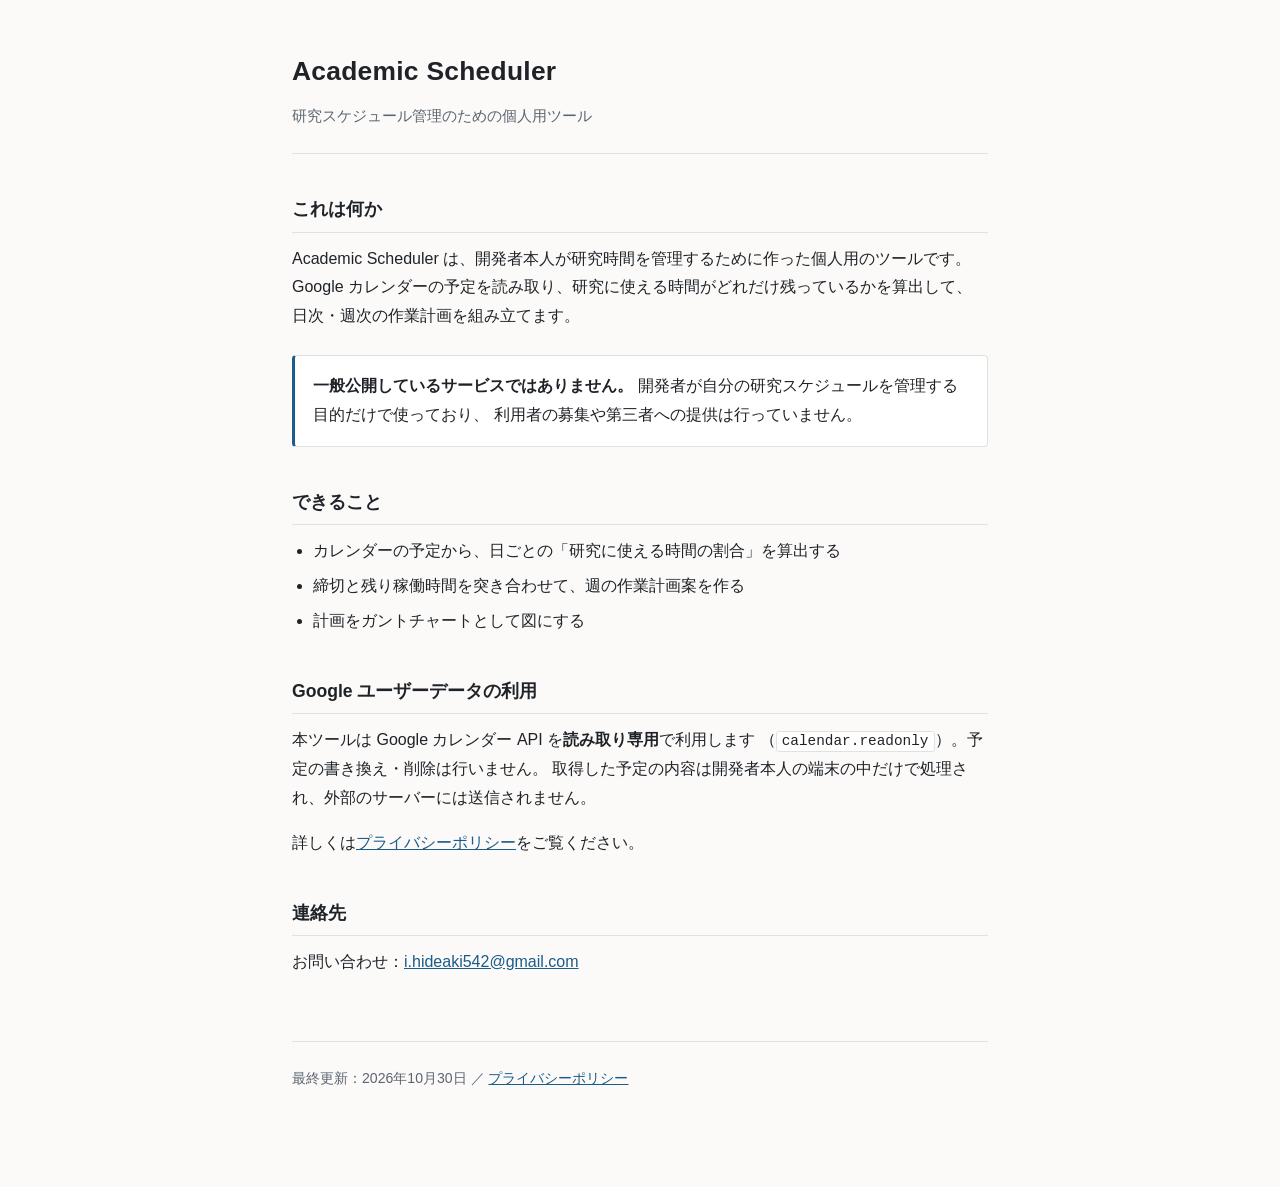
<file: index.html>
<!doctype html>
<html lang="ja">
<head>
<meta charset="utf-8">
<meta name="viewport" content="width=device-width,initial-scale=1">
<title>Academic Scheduler</title>
<link rel="stylesheet" href="style.css">
</head>
<body>
<div class="wrap">
<header>
  <h1>Academic Scheduler</h1>
  <p class="sub">研究スケジュール管理のための個人用ツール</p>
</header>

<h2>これは何か</h2>
<p>
Academic Scheduler は、開発者本人が研究時間を管理するために作った個人用のツールです。
Google カレンダーの予定を読み取り、研究に使える時間がどれだけ残っているかを算出して、
日次・週次の作業計画を組み立てます。
</p>

<div class="note">
  <p>
    <strong>一般公開しているサービスではありません。</strong>
    開発者が自分の研究スケジュールを管理する目的だけで使っており、
    利用者の募集や第三者への提供は行っていません。
  </p>
</div>

<h2>できること</h2>
<ul>
  <li>カレンダーの予定から、日ごとの「研究に使える時間の割合」を算出する</li>
  <li>締切と残り稼働時間を突き合わせて、週の作業計画案を作る</li>
  <li>計画をガントチャートとして図にする</li>
</ul>

<h2>Google ユーザーデータの利用</h2>
<p>
本ツールは Google カレンダー API を<strong>読み取り専用</strong>で利用します
（<code>calendar.readonly</code>）。予定の書き換え・削除は行いません。
取得した予定の内容は開発者本人の端末の中だけで処理され、外部のサーバーには送信されません。
</p>
<p>
詳しくは<a href="privacy.html">プライバシーポリシー</a>をご覧ください。
</p>

<h2>連絡先</h2>
<p>
お問い合わせ：<a href="mailto:i.hideaki542@gmail.com">i.hideaki542@gmail.com</a>
</p>

<footer>
  <p>最終更新：2026年10月30日 ／ <a href="privacy.html">プライバシーポリシー</a></p>
</footer>
</div>
</body>
</html>
</file>
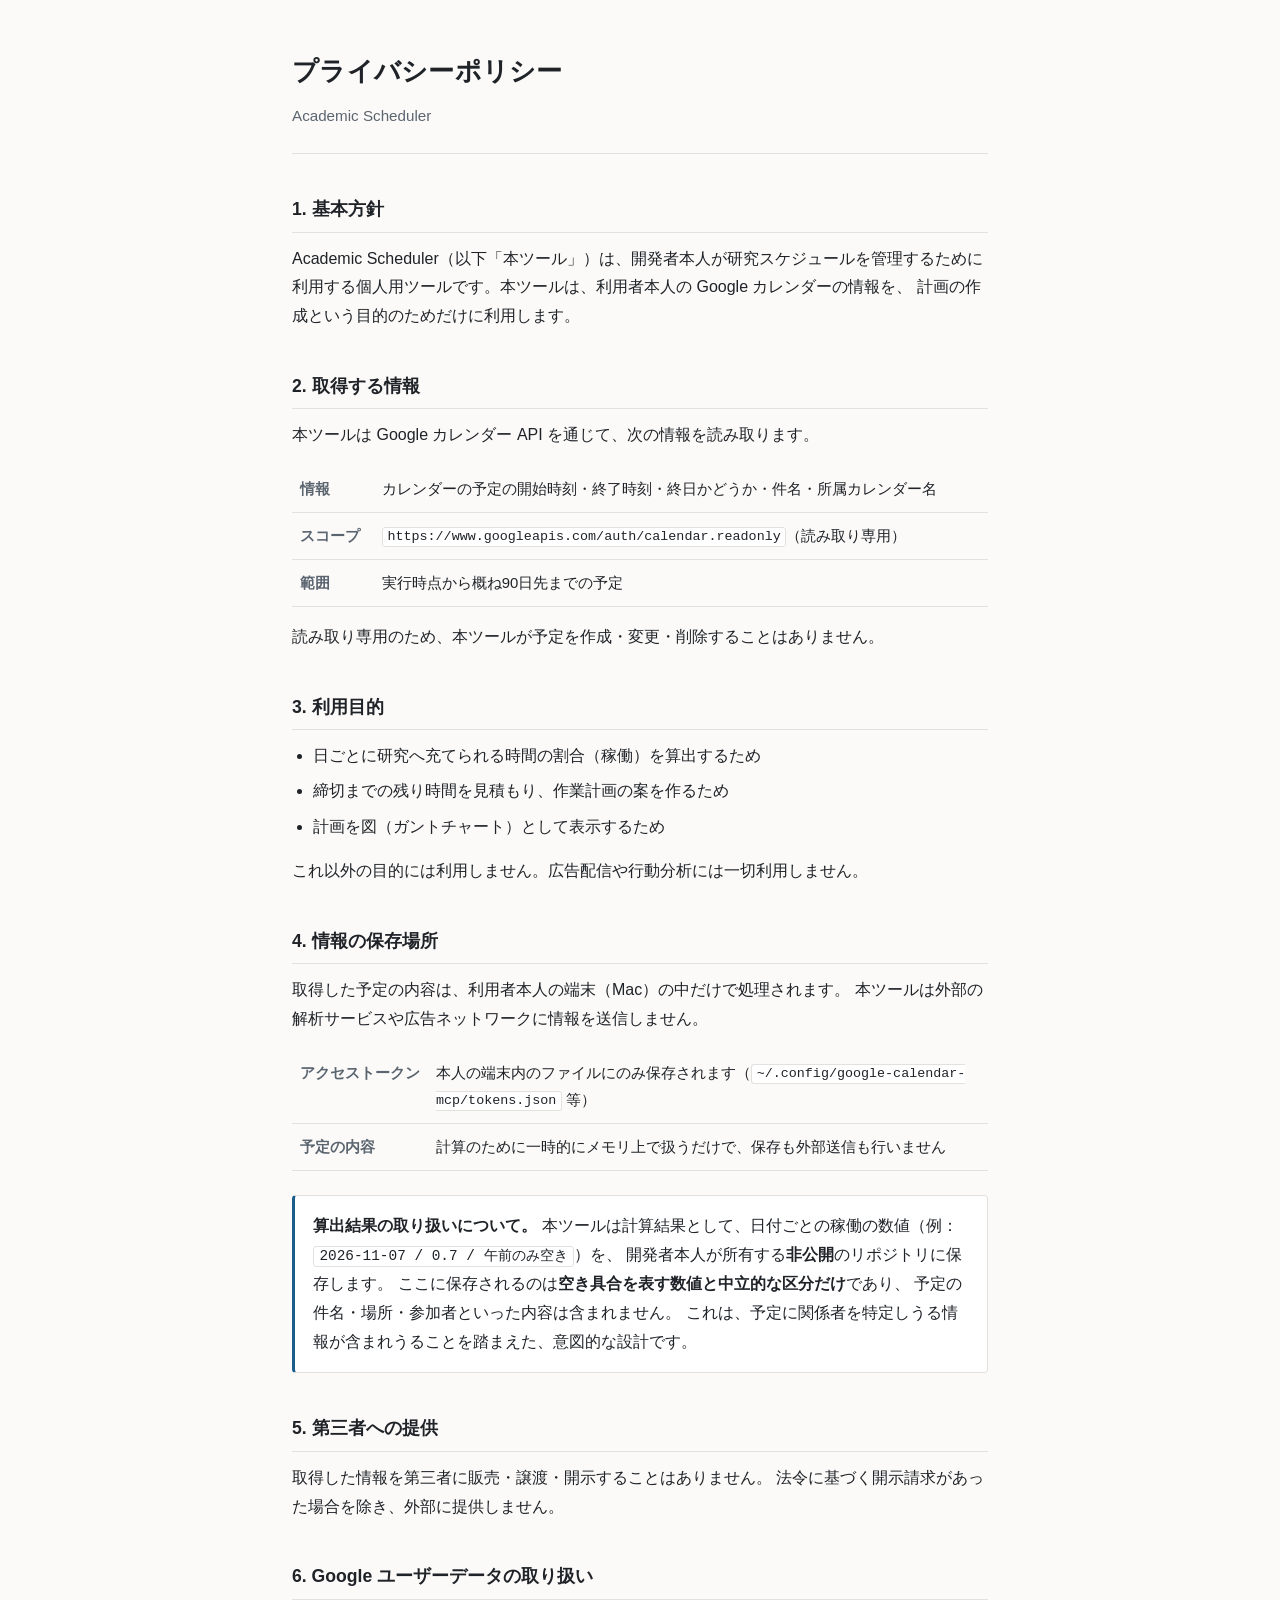
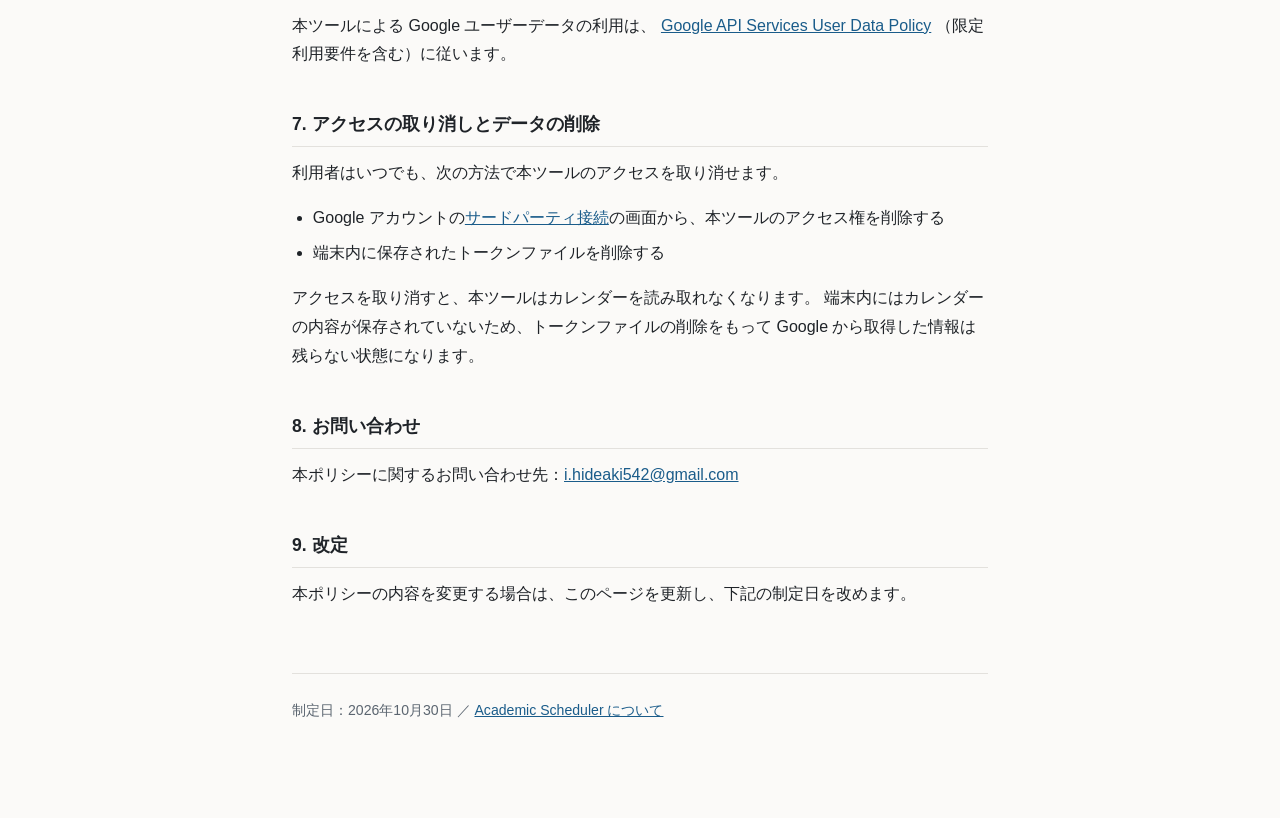
<file: privacy.html>
<!doctype html>
<html lang="ja">
<head>
<meta charset="utf-8">
<meta name="viewport" content="width=device-width,initial-scale=1">
<title>プライバシーポリシー — Academic Scheduler</title>
<link rel="stylesheet" href="style.css">
</head>
<body>
<div class="wrap">
<header>
  <h1>プライバシーポリシー</h1>
  <p class="sub">Academic Scheduler</p>
</header>

<h2>1. 基本方針</h2>
<p>
Academic Scheduler（以下「本ツール」）は、開発者本人が研究スケジュールを管理するために
利用する個人用ツールです。本ツールは、利用者本人の Google カレンダーの情報を、
計画の作成という目的のためだけに利用します。
</p>

<h2>2. 取得する情報</h2>
<p>本ツールは Google カレンダー API を通じて、次の情報を読み取ります。</p>
<table>
  <tr><th>情報</th><td>カレンダーの予定の開始時刻・終了時刻・終日かどうか・件名・所属カレンダー名</td></tr>
  <tr><th>スコープ</th><td><code>https://www.googleapis.com/auth/calendar.readonly</code>（読み取り専用）</td></tr>
  <tr><th>範囲</th><td>実行時点から概ね90日先までの予定</td></tr>
</table>
<p>
読み取り専用のため、本ツールが予定を作成・変更・削除することはありません。
</p>

<h2>3. 利用目的</h2>
<ul>
  <li>日ごとに研究へ充てられる時間の割合（稼働）を算出するため</li>
  <li>締切までの残り時間を見積もり、作業計画の案を作るため</li>
  <li>計画を図（ガントチャート）として表示するため</li>
</ul>
<p>これ以外の目的には利用しません。広告配信や行動分析には一切利用しません。</p>

<h2>4. 情報の保存場所</h2>
<p>
取得した予定の内容は、利用者本人の端末（Mac）の中だけで処理されます。
本ツールは外部の解析サービスや広告ネットワークに情報を送信しません。
</p>
<table>
  <tr><th>アクセストークン</th><td>本人の端末内のファイルにのみ保存されます（<code>~/.config/google-calendar-mcp/tokens.json</code> 等）</td></tr>
  <tr><th>予定の内容</th><td>計算のために一時的にメモリ上で扱うだけで、保存も外部送信も行いません</td></tr>
</table>

<div class="note">
  <p>
    <strong>算出結果の取り扱いについて。</strong>
    本ツールは計算結果として、日付ごとの稼働の数値（例：<code>2026-11-07 / 0.7 / 午前のみ空き</code>）を、
    開発者本人が所有する<strong>非公開</strong>のリポジトリに保存します。
    ここに保存されるのは<strong>空き具合を表す数値と中立的な区分だけ</strong>であり、
    予定の件名・場所・参加者といった内容は含まれません。
    これは、予定に関係者を特定しうる情報が含まれうることを踏まえた、意図的な設計です。
  </p>
</div>

<h2>5. 第三者への提供</h2>
<p>
取得した情報を第三者に販売・譲渡・開示することはありません。
法令に基づく開示請求があった場合を除き、外部に提供しません。
</p>

<h2>6. Google ユーザーデータの取り扱い</h2>
<p>
本ツールによる Google ユーザーデータの利用は、
<a href="https://developers.google.com/terms/api-services-user-data-policy" rel="noopener">Google API Services User Data Policy</a>
（限定利用要件を含む）に従います。
</p>

<h2>7. アクセスの取り消しとデータの削除</h2>
<p>利用者はいつでも、次の方法で本ツールのアクセスを取り消せます。</p>
<ul>
  <li>Google アカウントの<a href="https://myaccount.google.com/permissions" rel="noopener">サードパーティ接続</a>の画面から、本ツールのアクセス権を削除する</li>
  <li>端末内に保存されたトークンファイルを削除する</li>
</ul>
<p>
アクセスを取り消すと、本ツールはカレンダーを読み取れなくなります。
端末内にはカレンダーの内容が保存されていないため、トークンファイルの削除をもって
Google から取得した情報は残らない状態になります。
</p>

<h2>8. お問い合わせ</h2>
<p>
本ポリシーに関するお問い合わせ先：<a href="mailto:i.hideaki542@gmail.com">i.hideaki542@gmail.com</a>
</p>

<h2>9. 改定</h2>
<p>
本ポリシーの内容を変更する場合は、このページを更新し、下記の制定日を改めます。
</p>

<footer>
  <p>制定日：2026年10月30日 ／ <a href="index.html">Academic Scheduler について</a></p>
</footer>
</div>
</body>
</html>
</file>
<file: style.css>
:root{
  --bg:#fbfaf8; --fg:#1f2328; --muted:#5b6570; --rule:#e3e1dd;
  --accent:#1a5c8a; --card:#ffffff;
}
@media (prefers-color-scheme: dark){
  :root:not([data-theme="light"]){
    --bg:#15181c; --fg:#e8e6e3; --muted:#9aa4ae; --rule:#2c3238;
    --accent:#7fb6dd; --card:#1c2026;
  }
}
*{box-sizing:border-box}
body{
  margin:0; background:var(--bg); color:var(--fg);
  font-family:-apple-system,BlinkMacSystemFont,"Hiragino Sans","Noto Sans JP",sans-serif;
  line-height:1.8; font-size:16px;
}
.wrap{max-width:46rem; margin:0 auto; padding:3rem 1.25rem 5rem}
header{border-bottom:1px solid var(--rule); padding-bottom:1.5rem; margin-bottom:2.5rem}
h1{font-size:1.65rem; margin:0 0 .4rem; letter-spacing:.01em}
.sub{color:var(--muted); margin:0; font-size:.95rem}
h2{font-size:1.1rem; margin:2.5rem 0 .75rem; padding-bottom:.35rem; border-bottom:1px solid var(--rule)}
h2:first-of-type{margin-top:0}
p{margin:0 0 1rem}
ul{margin:0 0 1rem; padding-left:1.3rem}
li{margin-bottom:.4rem}
a{color:var(--accent)}
.note{
  background:var(--card); border:1px solid var(--rule); border-left:3px solid var(--accent);
  padding:1rem 1.15rem; border-radius:4px; margin:1.5rem 0;
}
.note p:last-child{margin-bottom:0}
table{width:100%; border-collapse:collapse; margin:1rem 0; font-size:.93rem}
th,td{text-align:left; padding:.6rem .5rem; border-bottom:1px solid var(--rule); vertical-align:top}
th{color:var(--muted); font-weight:600; white-space:nowrap}
footer{margin-top:4rem; padding-top:1.5rem; border-top:1px solid var(--rule); color:var(--muted); font-size:.88rem}
code{font-family:ui-monospace,SFMono-Regular,Menlo,monospace; font-size:.9em; background:var(--card); border:1px solid var(--rule); border-radius:3px; padding:.1em .35em}
</file>
